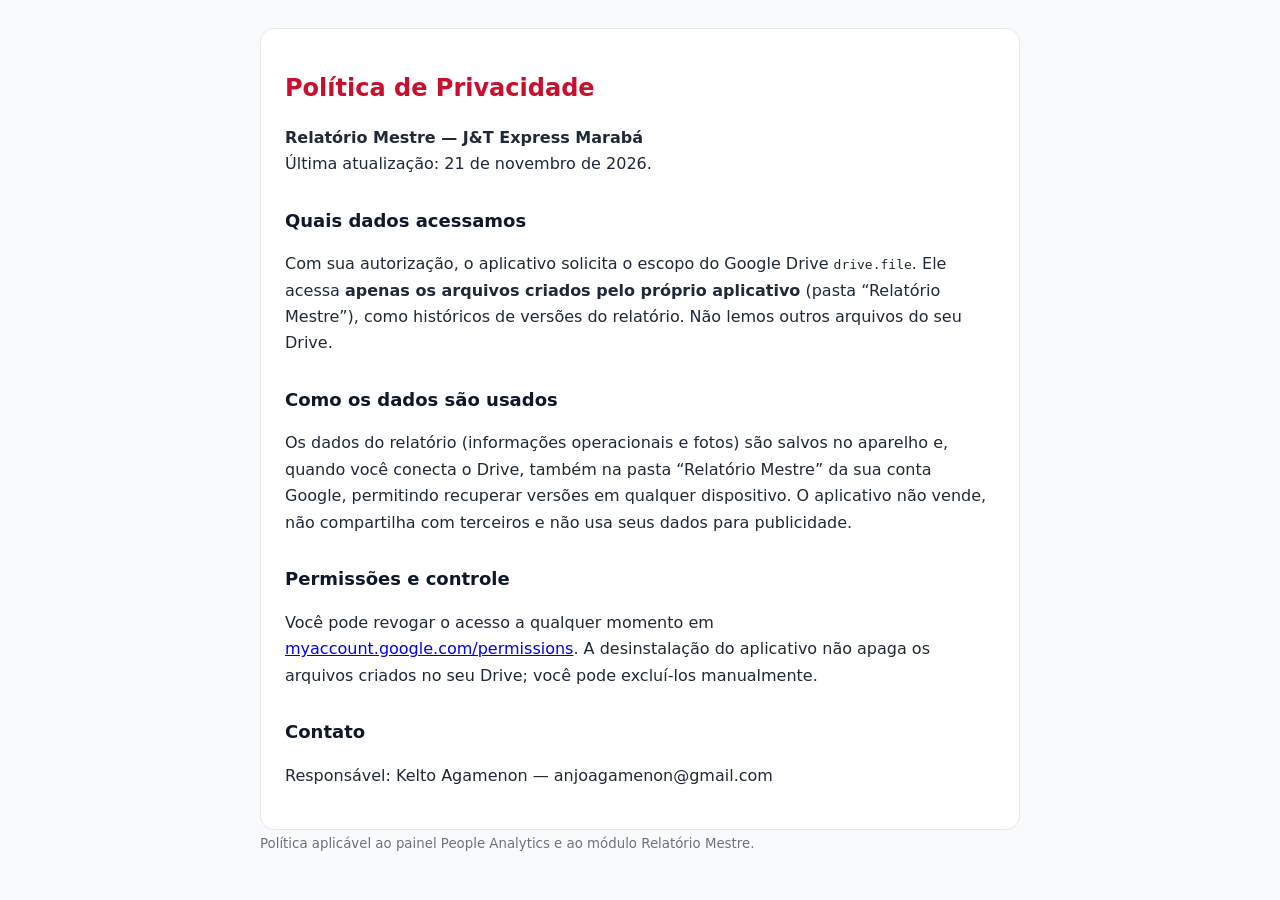
<file: privacidade.html>
<!doctype html>
<html lang="pt-BR">
<head>
<meta charset="utf-8">
<meta name="viewport" content="width=device-width,initial-scale=1">
<title>Política de Privacidade — Relatório Mestre | J&T Express Marabá</title>
<style>
body{font-family:system-ui,-apple-system,Segoe UI,Roboto,sans-serif;max-width:760px;margin:0 auto;padding:28px 20px;color:#1f2937;line-height:1.65;background:#f9fafb}
h1{color:#c8102e;font-size:24px}h2{font-size:18px;margin-top:28px;color:#0f172a}
.card{background:#fff;border:1px solid #e5e7eb;border-radius:14px;padding:24px}
small{color:#6b7280}
</style>
</head>
<body>
<div class="card">
<h1>Política de Privacidade</h1>
<p><b>Relatório Mestre — J&T Express Marabá</b><br>Última atualização: 21 de novembro de 2026.</p>

<h2>Quais dados acessamos</h2>
<p>Com sua autorização, o aplicativo solicita o escopo do Google Drive <code>drive.file</code>. Ele acessa <b>apenas os arquivos criados pelo próprio aplicativo</b> (pasta “Relatório Mestre”), como históricos de versões do relatório. Não lemos outros arquivos do seu Drive.</p>

<h2>Como os dados são usados</h2>
<p>Os dados do relatório (informações operacionais e fotos) são salvos no aparelho e, quando você conecta o Drive, também na pasta “Relatório Mestre” da sua conta Google, permitindo recuperar versões em qualquer dispositivo. O aplicativo não vende, não compartilha com terceiros e não usa seus dados para publicidade.</p>

<h2>Permissões e controle</h2>
<p>Você pode revogar o acesso a qualquer momento em <a href="https://myaccount.google.com/permissions" target="_blank" rel="noopener">myaccount.google.com/permissions</a>. A desinstalação do aplicativo não apaga os arquivos criados no seu Drive; você pode excluí-los manualmente.</p>

<h2>Contato</h2>
<p>Responsável: Kelto Agamenon — anjoagamenon@gmail.com</p>
</div>
<small>Política aplicável ao painel People Analytics e ao módulo Relatório Mestre.</small>
</body>
</html>
</file>
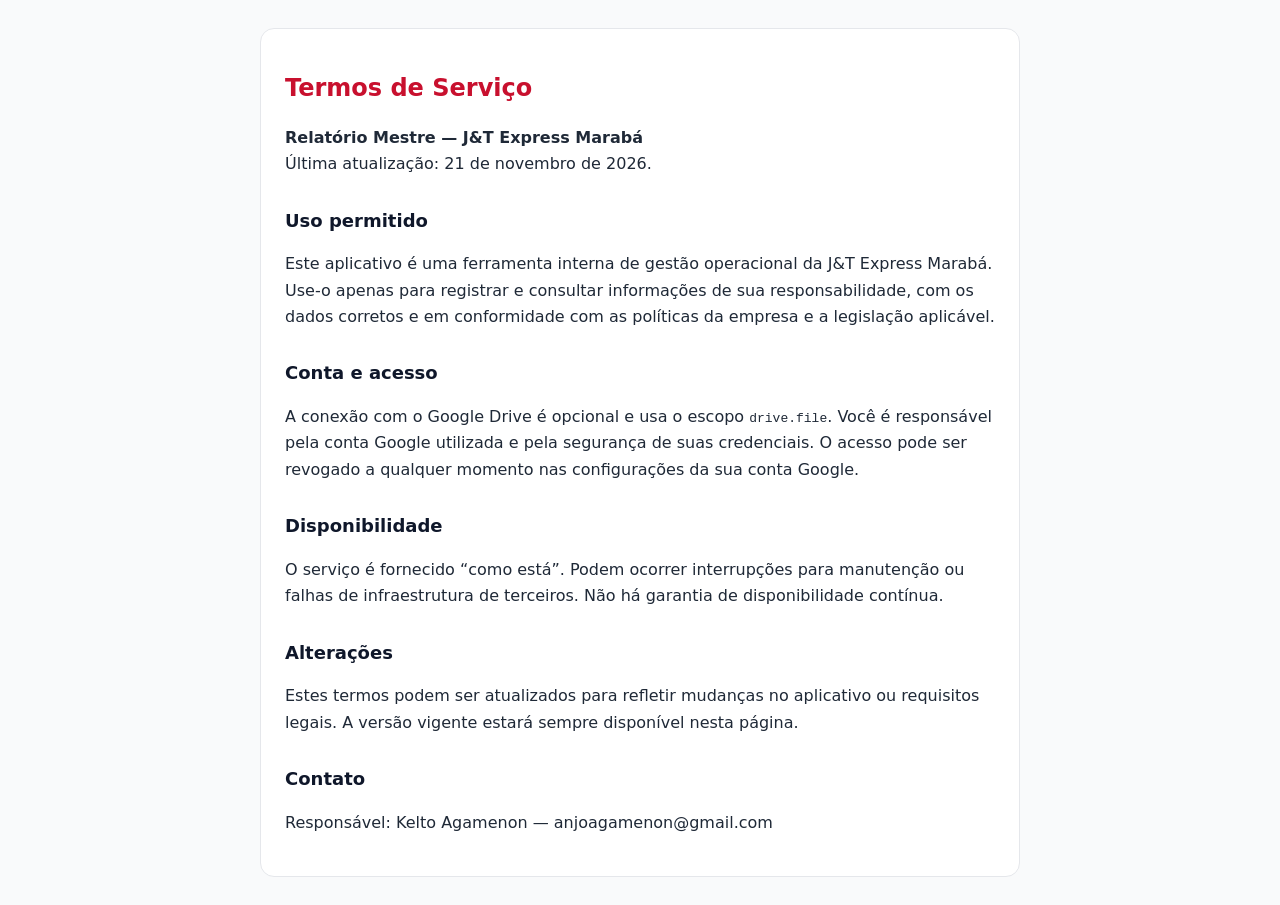
<file: termos.html>
<!doctype html>
<html lang="pt-BR">
<head>
<meta charset="utf-8">
<meta name="viewport" content="width=device-width,initial-scale=1">
<title>Termos de Serviço — Relatório Mestre | J&T Express Marabá</title>
<style>
body{font-family:system-ui,-apple-system,Segoe UI,Roboto,sans-serif;max-width:760px;margin:0 auto;padding:28px 20px;color:#1f2937;line-height:1.65;background:#f9fafb}
h1{color:#c8102e;font-size:24px}h2{font-size:18px;margin-top:28px;color:#0f172a}
.card{background:#fff;border:1px solid #e5e7eb;border-radius:14px;padding:24px}
</style>
</head>
<body>
<div class="card">
<h1>Termos de Serviço</h1>
<p><b>Relatório Mestre — J&T Express Marabá</b><br>Última atualização: 21 de novembro de 2026.</p>

<h2>Uso permitido</h2>
<p>Este aplicativo é uma ferramenta interna de gestão operacional da J&T Express Marabá. Use-o apenas para registrar e consultar informações de sua responsabilidade, com os dados corretos e em conformidade com as políticas da empresa e a legislação aplicável.</p>

<h2>Conta e acesso</h2>
<p>A conexão com o Google Drive é opcional e usa o escopo <code>drive.file</code>. Você é responsável pela conta Google utilizada e pela segurança de suas credenciais. O acesso pode ser revogado a qualquer momento nas configurações da sua conta Google.</p>

<h2>Disponibilidade</h2>
<p>O serviço é fornecido “como está”. Podem ocorrer interrupções para manutenção ou falhas de infraestrutura de terceiros. Não há garantia de disponibilidade contínua.</p>

<h2>Alterações</h2>
<p>Estes termos podem ser atualizados para refletir mudanças no aplicativo ou requisitos legais. A versão vigente estará sempre disponível nesta página.</p>

<h2>Contato</h2>
<p>Responsável: Kelto Agamenon — anjoagamenon@gmail.com</p>
</div>
</body>
</html>
</file>
